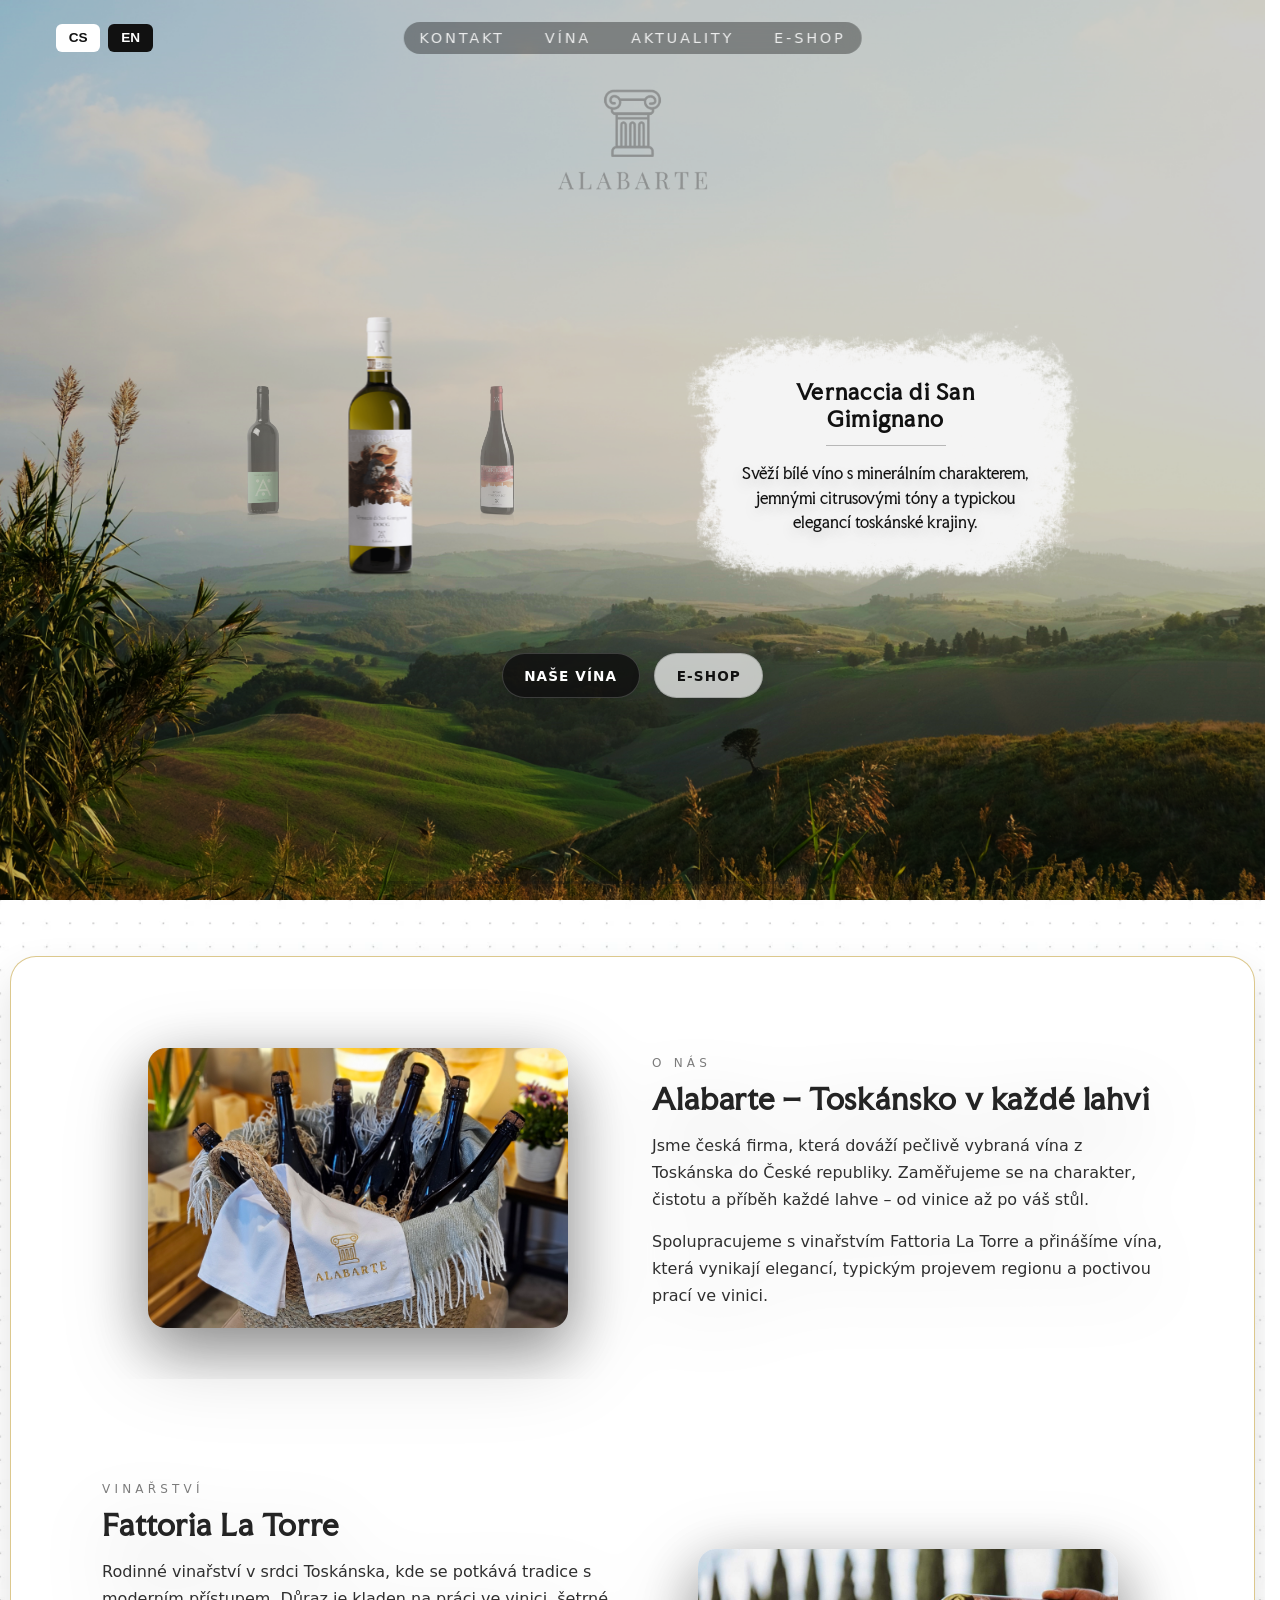
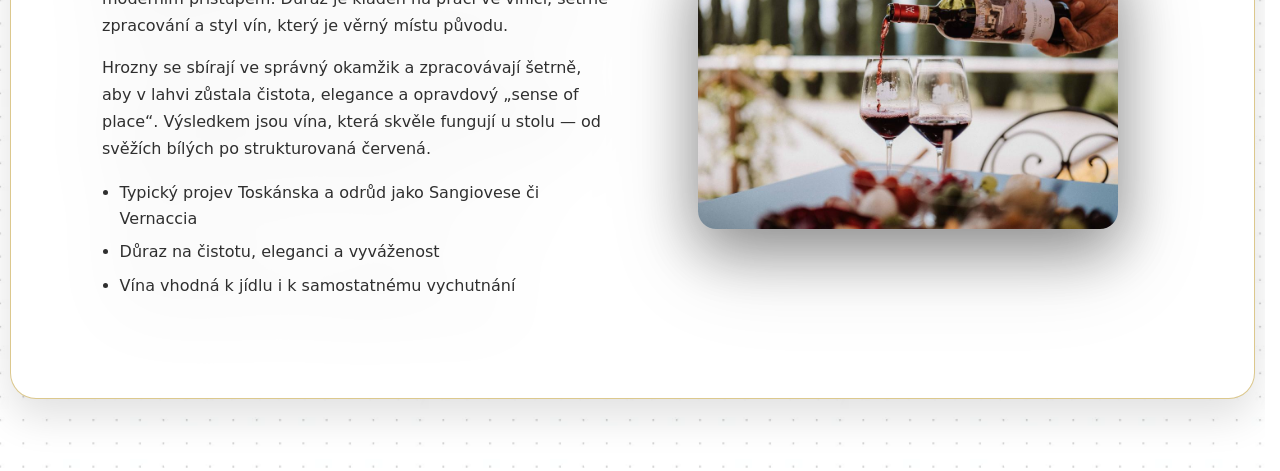
<file: index.html>
<!DOCTYPE html>
<html lang="cs">
<head>
    <meta charset="UTF-8" />
    <meta name="viewport" content="width=device-width, initial-scale=1.0" />
    <title>ALABARTE</title>

    <link rel="preconnect" href="https://fonts.googleapis.com">
    <link rel="preconnect" href="https://fonts.gstatic.com" crossorigin>
    <link href="https://fonts.googleapis.com/css2?family=Faculty+Glyphic&display=swap" rel="stylesheet">

    <link rel="stylesheet" href="style.css">
    <script src="index.js" defer></script>
</head>
<body>

<section class="hero">
    <!-- ✅ jen tato část má pozadí -->
    <div class="hero-bg">

        <div class="hero-overlay">

            <!-- ===== TOP BAR ===== -->
            <div class="hero-top">

                <!-- LANG SWITCHER -->
                <div class="lang-switcher">
                    <button type="button" class="lang-btn" data-lang="cs">CS</button>
                    <button type="button" class="lang-btn" data-lang="en">EN</button>
                </div>

                <!-- NAV -->
                <nav class="hero-nav" id="heroNav">
                    <a href="#kontakt" data-key="kontakt">Kontakt</a>
                    <a href="vina.html" data-key="vína">Vína</a>
                    <a href="aktuality.html" data-key="aktuality">Galerie</a>
                    <a href="https://www.alabarte.cz/vino/" data-key="eshop">E-shop</a>
                </nav>

            </div>

            <!-- ===== HERO HEADER ===== -->
            <header class="hero-header">
                <div class="hero-logo">
                    <a href="index.html">
                        <img src="Images/Alabarte-logo.webp" alt="Alabarte">
                    </a>
                </div>
            </header>

            <!-- ✅ WRAPPER pro vše, co se může zmenšovat/scrollovat -->
            <div class="hero-content">

                <!-- ===== SLIDES ===== -->
                <div class="hero-slides">
                    <!-- IMAGES (klik -> https://www.alabarte.cz/vino/) -->
                    <a href="https://www.alabarte.cz/vino/" class="slideshow image-stage hero-wine-link" aria-label="Zobrazit vína">
                        <div class="image-slide active">
                            <img src="Images/Vína/víno1.png" alt="">
                        </div>

                        <div class="image-slide next">
                            <img src="Images/Vína/Víno2.png" alt="">
                        </div>

                        <div class="image-slide prev">
                            <img src="Images/Vína/Víno%203.png" alt="">
                        </div>
                    </a>

                    <!-- TEXTS -->
                    <div class="slideshow text-stage">

                        <!-- STATICKÉ POZADÍ (NEANIMUJE SE) -->
                        <div class="text-paper" aria-hidden="true"></div>

                        <div class="text-slide active">
                            <div class="text-bg">
                                <h2 data-key="text1_h2">Vernaccia di San Gimignano</h2>
                                <p data-key="text1_p">
                                    Svěží bílé víno s minerálním charakterem, jemnými citrusovými tóny
                                    a typickou elegancí toskánské krajiny.
                                </p>
                            </div>
                        </div>

                        <div class="text-slide">
                            <div class="text-bg">
                                <h2 data-key="text2_h2">Druhý text</h2>
                                <p data-key="text2_p">Synchronizovaný s druhým obrázkem</p>
                            </div>
                        </div>

                        <div class="text-slide">
                            <div class="text-bg">
                                <h2 data-key="text3_h2">Třetí text</h2>
                                <p data-key="text3_p">Synchronizovaný s třetím obrázkem</p>
                            </div>
                        </div>

                    </div>
                </div>

                <!-- ===== CTA BUTTONS (pod slideshow) ===== -->
                <div class="hero-cta">
                    <a class="cta-btn cta-btn--primary" href="vina.html">Naše vína</a>
                    <a class="cta-btn cta-btn--ghost" href="https://www.alabarte.cz/vino/" target="_blank" rel="noopener">
                        E-shop
                    </a>
                </div>

            </div>

            <!-- ✅ divider mimo hero-content, aby byl vždy dole -->
            <div class="hero-divider"></div>

        </div>
    </div>
</section>

<!-- ✅ odtud už BEZ hero pozadí -->
<div class="page-content">

    <!-- ✅ NOVĚ: jeden velký box pro obě sekce -->
    <div class="info-wrapper">

        <!-- O ALABARTE -->
        <section class="info-section" id="o-nas">
            <div class="info-inner js-reveal">
                <div class="info-media">
                    <img src="Images/o-nas.png" alt="Alabarte – dovoz toskánských vín">
                </div>

                <div class="info-text">
                    <div class="brush-card">
                        <span class="info-eyebrow" data-key="about_eyebrow">O nás</span>
                        <h2 class="info-title" data-key="about_title">Alabarte – Toskánsko v každé lahvi</h2>
                        <p class="info-par" data-key="about_p1">
                            Jsme česká firma, která dováží pečlivě vybraná vína z Toskánska do České republiky.
                        </p>
                        <p class="info-par" data-key="about_p2">
                            Spolupracujeme s vinařstvím Fattoria La Torre a přinášíme vína s typickým projevem regionu.
                        </p>
                    </div>
                </div>
            </div>
        </section>
        <!-- VINAŘSTVÍ -->
        <section class="winery-section" id="vinarstvi">
            <div class="winery-inner js-reveal-winery">
                <div class="winery-text">
                    <div class="winery-card">
                        <span class="winery-eyebrow" data-key="winery_eyebrow">Vinařství</span>
                        <h2 class="winery-title" data-key="winery_title">Fattoria La Torre</h2>

                        <p class="winery-par" data-key="winery_p1">
                            V srdci Toskánska, mezi kopci a kamennými cestami, vznikají vína s typickým charakterem regionu.
                            Fattoria La Torre staví na trpělivé práci ve vinici a respektu k půdě i ročníku.
                        </p>

                        <p class="winery-par" data-key="winery_p2">
                            Hrozny se sbírají ve správný okamžik a zpracovávají šetrně, aby v lahvi zůstala čistota,
                            elegance a opravdový „sense of place“. Výsledkem jsou vína, která skvěle fungují u stolu
                            — od svěžích bílých po strukturovaná červená.
                        </p>

                        <ul class="winery-list">
                            <li data-key="winery_li1">Typický projev Toskánska a odrůd jako Sangiovese či Vernaccia</li>
                            <li data-key="winery_li2">Důraz na čistotu, eleganci a vyváženost</li>
                            <li data-key="winery_li3">Vína ideální k jídlu i k samostatnému vychutnání</li>
                        </ul>
                    </div>
                </div>

                <div class="winery-media">
                    <img src="Images/fattoria.jpg" alt="Fattoria La Torre – vinařství v Toskánsku">
                </div>
            </div>
        </section>
    </div>
</div>

</body>
</html>
</file>
<file: style.css>
/* ===== ZÁKLAD ===== */
html {
    scrollbar-gutter: stable;
}

body {
    margin: 0;
    font-family: system-ui, -apple-system, BlinkMacSystemFont, "Segoe UI", sans-serif;
    color: #fff;
    overflow-x: hidden; /* ✅ pojistka proti ujetí do strany na mobilech */
}

/* ===== HERO – TEXT (slidy vpravo) ===== */
.text-bg h2 {
    font-family: "Faculty Glyphic", serif;
    font-weight: 600;
    font-size: 1.3rem;
    letter-spacing: 0.06em;
    margin-bottom: 0.6rem;
}

/* čárka pod nadpisem */
.text-bg h2::after {
    content: "";
    display: block;
    width: 120px;
    height: 1px;
    margin: 0.8rem auto 0;
    background: rgba(0, 0, 0, 0.25);
}

.text-bg p {
    font-family: "Faculty Glyphic", serif;
    font-weight: 400;
    font-size: 0.95rem;
    line-height: 1.6;
    -webkit-text-stroke: 0.35px rgba(0, 0, 0, 0.18);
    text-shadow: 0 6px 14px rgba(0, 0, 0, 0.22);
}

.text-bg {
    padding: 3rem 3.5rem;
    max-width: 420px;
    margin: 0 auto;
    text-align: center;
    color: #111;
}

/* ===== HERO (fullscreen + čára vždy dole, BEZ scrollu uvnitř) ===== */
.hero {
    position: relative;
}

/* ✅ pouze tato část má pozadí */
.hero-bg {
    position: relative;
    overflow: hidden;

    height: 100svh;
    height: 100vh;
    width: 100%;

    background-image: url("Images/Obrázek1.png");
    background-size: cover;
    background-position: center;

    --blend: 0;
}

/* spodní pozadí jako overlay, který se jen PROLÍNÁ (neposouvá) */
.hero-bg::after {
    content: "";
    position: absolute;
    inset: 0;

    background-image: url("Images/Obrázek1.png");
    background-size: cover;
    background-position: center;

    opacity: var(--blend);
    transition: opacity 0.05s linear;

    pointer-events: none;
    z-index: 0;
}

/* overlay obsah musí být nad pseudo-elementem + flex layout */
.hero-overlay {
    position: relative;
    z-index: 1;

    height: 100%;
    width: 100%;

    background: rgba(0, 0, 0, 0.15);

    display: flex;
    flex-direction: column;
    align-items: center;

    padding: 1rem 1.5rem;
    padding-bottom: calc(1rem + env(safe-area-inset-bottom));
    box-sizing: border-box;

    overflow: hidden;
}

/* ✅ wrapper pro obsah: NESMÍ scrollovat, ale musí se umět zmenšit */
.hero-content {
    width: 100%;
    flex: 1;
    min-height: 0;

    display: flex;
    flex-direction: column;
    align-items: center;
    justify-content: flex-start;

    padding-top: clamp(0.5rem, 2vh, 2rem);
    overflow: hidden;
}

/* ===== HERO HEADER ===== */
.hero-header {
    margin: clamp(1rem, 3vh, 2.5rem) 0 clamp(0.6rem, 2.5vh, 2rem);
    text-align: center;
    color: #111;
}

/* LOGO */
.hero-logo {
    margin-bottom: clamp(0.6rem, 2vh, 1.6rem);
}

.hero-logo img {
    width: auto;
    height: clamp(70px, 12vh, 130px);

    opacity: 0.6;
    filter: grayscale(100%) brightness(0.55);
    transition: opacity 0.25s ease, transform 0.25s ease;
}

.hero-logo a:hover img {
    opacity: 0.85;
}

/* ===== SLIDES CONTAINER ===== */
.hero-slides {
    display: flex;
    gap: clamp(1.2rem, 3vw, 3rem);
    max-width: 1250px;
    width: min(80%, 1250px);
    box-sizing: border-box;

    margin-top: clamp(0.6rem, 2vh, 1.4rem);
}

/* ===== SLIDESHOW ===== */
.slideshow {
    position: relative;
    overflow: hidden;
    flex: 1;

    height: clamp(260px, 40vh, 440px);
    border-radius: 18px;
}

/* ===== IMAGE STAGE COVERFLOW ===== */
.image-stage {
    perspective: 1200px;
    display: flex;
    align-items: center;
    justify-content: center;
    overflow: visible;
}

/* základní slide */
.image-slide {
    position: absolute;
    top: 50%;
    left: 50%;
    transform: translate(-50%, -50%) scale(0.55);
    transition: transform 0.8s ease, opacity 0.8s ease;
    opacity: 0.25;
    z-index: 1;
}

.image-slide img {
    max-width: 100%;
    max-height: 100%;
    width: auto;
    height: auto;
    object-fit: contain;
    border-radius: 12px;
}

/* aktivní */
.image-slide.active {
    transform: translate(-50%, -50%) scale(0.8);
    opacity: 1;
    z-index: 3;
}

/* vlevo */
.image-slide.prev {
    transform: translate(-100%, -50%) scale(0.4) rotateY(25deg);
    opacity: 0.5;
    z-index: 2;
}

/* vpravo */
.image-slide.next {
    transform: translate(0%, -50%) scale(0.4) rotateY(-25deg);
    opacity: 0.5;
    z-index: 2;
}

.image-slide.active img {
    animation: slowZoom 10s ease-in-out infinite;
}

/* ===== TEXT SLIDES ===== */
.text-stage {
    position: relative;
    display: flex;
    align-items: center;
    justify-content: center;
    color: #111111;
}

/* ===== STATICKÉ POZADÍ (NEANIMUJE SE) ===== */
.text-paper {
    position: absolute;
    inset: 0;
    z-index: 0;
    pointer-events: none;

    display: flex;
    align-items: center;
    justify-content: center;
    padding: 2rem;

    background: transparent;
}

.text-paper::before {
    content: "";
    width: min(560px, 100%);
    height: min(320px, 100%);
    background-image: url("Images/background-text.png");
    background-repeat: no-repeat;
    background-position: center;
    background-size: 100% 100%;
}

/* samotný textový slide */
.text-slide {
    position: absolute;
    inset: 0;

    display: flex;
    align-items: center;
    justify-content: center;

    padding: 2rem;
    text-align: center;

    opacity: 0;
    transform: translateY(-40px);
    transition: transform 0.6s ease, opacity 0.6s ease;

    z-index: 1;
}

.text-slide.active {
    opacity: 1;
    transform: translateY(0);
}

.text-slide.out {
    opacity: 0;
    transform: translateY(-40px);
}

/* ===== HERO CTA ===== */
.hero-cta {
    margin-top: clamp(0.8rem, 2vh, 1.4rem);
    display: flex;
    gap: 0.9rem;
    justify-content: center;
    align-items: center;
    flex-wrap: wrap;
}

.cta-btn {
    display: inline-flex;
    align-items: center;
    justify-content: center;
    padding: 0.85rem 1.35rem;
    border-radius: 999px;
    text-decoration: none;
    font-weight: 700;
    letter-spacing: 0.08em;
    text-transform: uppercase;
    font-size: 0.85rem;
    transition: transform 0.18s ease, box-shadow 0.18s ease, background 0.18s ease, color 0.18s ease;
    user-select: none;
    white-space: nowrap;
}

.cta-btn--primary {
    background: rgba(17, 17, 17, 0.88);
    color: #fff;
    border: 1px solid rgba(255, 255, 255, 0.18);
    box-shadow: 0 12px 28px rgba(0, 0, 0, 0.22);
}

.cta-btn--ghost {
    background: rgba(255, 255, 255, 0.70);
    color: #111;
    border: 1px solid rgba(17, 17, 17, 0.16);
    box-shadow: 0 12px 28px rgba(0, 0, 0, 0.14);
    backdrop-filter: blur(8px);
}

.cta-btn:hover {
    transform: translateY(-1px);
}

.cta-btn--primary:hover {
    background: rgba(17, 17, 17, 0.96);
}

.cta-btn--ghost:hover {
    background: rgba(255, 255, 255, 0.86);
}

/* ===== HERO NAV ===== */
.hero-top {
    display: flex;
    align-items: center;
    justify-content: flex-start;
    width: 100%;
    padding: 0.5rem 2rem;
    box-sizing: border-box;
    position: relative;
}

.lang-switcher {
    display: flex;
    gap: 0.5rem;
}

.lang-btn {
    background: #111;
    color: #fff;
    border: none;
    padding: 0.4rem 0.8rem;
    cursor: pointer;
    border-radius: 6px;
    font-weight: bold;
    font-size: 0.85rem;
    transition: background 0.2s;
}

.lang-btn.active {
    background: #fff;
    color: #111;
}

.hero-nav {
    position: absolute;
    left: 50%;
    top: 50%;
    transform: translate(-50%, -50%);

    display: flex;
    gap: 2.5rem;
    padding: 0.5rem 1rem;

    background: rgba(0, 0, 0, 0.35);
    backdrop-filter: blur(10px);
    border-radius: 999px;

    transition: background 0.3s ease, box-shadow 0.3s ease;
    z-index: 1000;
}

.hero-nav a {
    color: #fff;
    text-decoration: none;
    font-size: 0.9rem;
    letter-spacing: 0.2em;
    text-transform: uppercase;
    opacity: 0.85;
    transition: opacity 0.2s ease;
}

.hero-nav a:hover {
    opacity: 1;
}

.hero-nav.scrolled {
    background: rgba(0, 0, 0, 0.75);
    box-shadow: 0 8px 25px rgba(0, 0, 0, 0.4);
}

/* ===== HERO DIVIDER (VŽDY DOLE) ===== */
.hero-divider {
    width: 85%;
    height: 3px;

    margin-top: auto;
    margin-left: auto;
    margin-right: auto;
    margin-bottom: 0;

    flex: 0 0 auto;

    background: linear-gradient(to right, transparent, rgba(17, 17, 17, 0.35), transparent);
}

/* ===== CONTENT BELOW HERO ===== */
.page-content {
    width: 100%;
    padding: 3.5rem 0 4.5rem;
    box-sizing: border-box;

    background-color: #fff;
    background-image: url("Images/dot-grid.webp");
    background-repeat: repeat;
    background-size: 420px 420px;
    background-position: top left;

    position: relative;
    overflow: hidden;
}

.page-content::before {
    content: "";
    position: absolute;
    inset: 0;
    background: rgba(255, 255, 255, 0.15);
    pointer-events: none;
    z-index: 0;
}

.page-content > * {
    position: relative;
    z-index: 1;
}

/* ✅ jeden velký bílý box + zlatý okraj */
.info-wrapper {
    width: min(1300px, 92%);
    margin: 0 auto;

    background: #ffffff;
    border-radius: 26px;
    border: 1px solid rgba(191, 155, 48, 0.55);

    box-shadow:
            0 18px 40px rgba(0, 0, 0, 0.12),
            inset 0 0 0 1px rgba(255, 255, 255, 0.6);

    padding: 2.5rem 2.5rem 3rem;
}

/* ===== INFO SECTIONS ===== */
.info-section {
    width: 100%;
    margin: 0 0 3rem;
}

.info-wrapper .info-section:last-child {
    margin-bottom: 0;
}

.info-inner {
    position: relative;
    display: grid;
    grid-template-columns: minmax(0, 1fr) minmax(0, 1fr); /* ✅ zabrání přetékání */
    gap: clamp(1.6rem, 3vw, 3rem);

    max-width: 1100px;
    margin: 0 auto;

    padding: clamp(2.2rem, 4vw, 4rem) clamp(1.6rem, 4vw, 4.5rem); /* ✅ lepší responsiv */
    align-items: center;

    overflow: hidden;
    border-radius: 18px;
    filter: drop-shadow(0 20px 36px rgba(0, 0, 0, 0.22));
}

/* PRŮHLEDNÉ POZADÍ (jen asset) */
.info-inner::before {
    content: "";
    position: absolute;
    inset: 0;
    background-size: 100% 100%;
    opacity: 0.72;
    z-index: 0;
}

.info-inner > * {
    position: relative;
    z-index: 1;
}

.brush-card {
    display: contents;
}

/* wrapper jen drží obrázek, NESMÍ ořezávat stín */
.info-media {
    display: flex;
    align-items: center;
    justify-content: center;

    background: transparent;
    overflow: visible;
    border-radius: 0;
    position: relative;
}

.info-media img {
    width: min(420px, 100%);
    height: auto;
    max-height: 420px;
    object-fit: cover;
    display: block;

    border-radius: 18px;
    box-shadow: 0 20px 60px rgba(0, 0, 0, 0.32);
}

.info-text {
    color: #242424;
    max-width: 520px; /* ✅ stejné „chování“ textového bloku v obou sekcích */
}

/* ===== KLÍČOVÝ FIX: stejné mezery / optické zarovnání obou sekcí ===== */
/* O NÁS (obrázek vlevo, text vpravo) -> přitáhneme obě části ke středové ose */
.info-inner .info-media { justify-self: end; }
.info-inner .info-text  { justify-self: start; }

/* Typografie */
.info-eyebrow {
    display: inline-block;
    font-size: 0.75rem;
    letter-spacing: 0.35em;
    text-transform: uppercase;
    opacity: 0.6;
    margin-bottom: 0.75rem;
}

.info-title {
    margin: 0 0 1rem;
    font-family: "Faculty Glyphic", serif;
    letter-spacing: 0.03em;
    font-weight: 600;
    font-size: clamp(1.6rem, 2.3vw, 2.1rem);
    line-height: 1.15;
}

.info-par {
    margin: 0 0 0.9rem;
    font-size: 1rem;
    line-height: 1.7;
    opacity: 0.95;
}

.info-list {
    margin: 1.1rem 0 0;
    padding-left: 1.1rem;
    display: grid;
    gap: 0.5rem;
    line-height: 1.6;
    opacity: 0.95;
}

/* ===== REVEAL: O NÁS (scroll-trigger) ===== */
.info-inner.js-reveal .info-media,
.info-inner.js-reveal .info-text {
    opacity: 0;
    will-change: transform, opacity;
}

/* obrázek: ze spoda nahoru */
.info-inner.js-reveal .info-media {
    transform: translateY(60px);
    transition:
            transform 1200ms cubic-bezier(.2,.8,.2,1),
            opacity   1200ms ease;
}

/* text: zprava doleva */
.info-inner.js-reveal .info-text {
    transform: translateX(70px);
    transition:
            transform 1350ms cubic-bezier(.2,.8,.2,1),
            opacity   1350ms ease;
    transition-delay: 200ms;
}

/* když je sekce ve viewportu */
.info-inner.js-reveal.is-visible .info-media,
.info-inner.js-reveal.is-visible .info-text {
    opacity: 1;
    transform: translate(0, 0);
}

/* reduced motion */
@media (prefers-reduced-motion: reduce) {
    .info-inner.js-reveal .info-media,
    .info-inner.js-reveal .info-text {
        transition: none !important;
        transform: none !important;
        opacity: 1 !important;
    }
}

/* ===== RESPONSIVE ===== */
@media (max-width: 920px) {
    .info-wrapper {
        padding: 1.6rem 1.2rem 2rem;
        border-radius: 22px;
    }

    .info-inner {
        grid-template-columns: 1fr;
        padding: 2.2rem 1.8rem;
        gap: 1.4rem;
    }

    /* ✅ reset zarovnání – jinak to na mobilu opticky ujíždí */
    .info-inner .info-media,
    .info-inner .info-text,
    .info-section--reverse .info-media,
    .info_section--reverse .info-text {
        justify-self: stretch;
    }

    .info-section--reverse .info-media {
        order: 0;
    }

    .info-media {
        justify-content: center;
    }

    .info-media img {
        max-height: 320px;
    }

    .info-text {
        max-width: none;
    }
}
/* =========================
   VINAŘSTVÍ (odděleně od O NÁS)
   ========================= */

.winery-section{
    width: 100%;
    margin: 0 0 3rem;
}

.info-wrapper .winery-section:last-child{
    margin-bottom: 0;
}

.winery-inner{
    position: relative;
    display: grid;
    grid-template-columns: minmax(0, 1fr) minmax(0, 1fr);
    gap: clamp(1.6rem, 3vw, 3rem);

    max-width: 1100px;
    margin: 0 auto;

    padding: clamp(2.2rem, 4vw, 4rem) clamp(1.6rem, 4vw, 4.5rem);
    align-items: center;

    overflow: hidden;
    border-radius: 18px;

    /* stejné „měkké“ stínování jako u O NÁS, ale je to separátní blok */
    filter: drop-shadow(0 20px 36px rgba(0, 0, 0, 0.22));
}

.winery-inner > *{
    position: relative;
    z-index: 1;
}

/* text vlevo, obrázek vpravo */
.winery-text{
    justify-self: end;
    max-width: 520px;
    color: #242424;
}

.winery-media{
    display: flex;
    align-items: center;
    justify-content: center;

    overflow: visible;
    position: relative;
    justify-self: start;
}

.winery-media img{
    width: min(420px, 100%);
    height: auto;
    max-height: 420px;
    object-fit: cover;
    display: block;

    border-radius: 18px;
    box-shadow: 0 20px 60px rgba(0, 0, 0, 0.32);
}

/* typografie */
.winery-eyebrow{
    display: inline-block;
    font-size: 0.75rem;
    letter-spacing: 0.35em;
    text-transform: uppercase;
    opacity: 0.6;
    margin-bottom: 0.75rem;
}

.winery-title{
    margin: 0 0 1rem;
    font-family: "Faculty Glyphic", serif;
    letter-spacing: 0.03em;
    font-weight: 600;
    font-size: clamp(1.6rem, 2.3vw, 2.1rem);
    line-height: 1.15;
}

.winery-par{
    margin: 0 0 0.9rem;
    font-size: 1rem;
    line-height: 1.7;
    opacity: 0.95;
}

.winery-list{
    margin: 1.1rem 0 0;
    padding-left: 1.1rem;
    display: grid;
    gap: 0.5rem;
    line-height: 1.6;
    opacity: 0.95;
}

/* ===== REVEAL: VINAŘSTVÍ (odděleně od O NÁS) ===== */
.winery-inner.js-reveal-winery .winery-text,
.winery-inner.js-reveal-winery .winery-media{
    opacity: 0;
    will-change: transform, opacity;
}

/* ✅ obrázek: čistě ze spoda nahoru (stejně jako O NÁS) */
.winery-inner.js-reveal-winery .winery-media{
    transform: translateY(60px);
    transition:
            transform 1200ms cubic-bezier(.2,.8,.2,1),
            opacity   1200ms ease;
}

/* ✅ text: zleva doprava (rychlost/delay stejné jako O NÁS text) */
.winery-inner.js-reveal-winery .winery-text{
    transform: translateX(-70px);
    transition:
            transform 1350ms cubic-bezier(.2,.8,.2,1),
            opacity   1350ms ease;
    transition-delay: 200ms;
}

.winery-inner.js-reveal-winery.is-visible-winery .winery-text,
.winery-inner.js-reveal-winery.is-visible-winery .winery-media{
    opacity: 1;
    transform: translate(0, 0);
}

.winery-inner.js-reveal-winery.is-visible-winery .winery-text,
.winery-inner.js-reveal-winery.is-visible-winery .winery-media{
    opacity: 1;
    transform: translate(0, 0);
}

/* reduced motion */
@media (prefers-reduced-motion: reduce){
    .winery-inner.js-reveal-winery .winery-text,
    .winery-inner.js-reveal-winery .winery-media{
        transition: none !important;
        transform: none !important;
        opacity: 1 !important;
    }
}

/* responsive */
@media (max-width: 920px){
    .winery-inner{
        grid-template-columns: 1fr;
        padding: 2.2rem 1.8rem;
        gap: 1.4rem;
    }

    .winery-text,
    .winery-media{
        justify-self: stretch;
        max-width: none;
    }

    .winery-media{
        order: 0; /* obrázek nahoře, text pod ním (přirozené pro mobil) */
    }

    .winery-media img{
        max-height: 320px;
    }
}

@media (max-width: 768px) {
    .hero-top {
        flex-direction: column;
        align-items: flex-start;
        gap: 0.5rem;
    }

    .hero-nav {
        position: static;
        transform: none;
        gap: 1.5rem;
        padding: 0.5rem 1rem;
        margin-top: 0.5rem;
    }

    .lang-btn {
        font-size: 0.8rem;
        padding: 0.25rem 0.5rem;
    }

    /* HERO SLIDES POD SEBOU */
    .hero-slides {
        flex-direction: column;
        gap: 1.5rem;
        width: 100%;
        align-items: stretch;
        height: auto;
        min-height: 460px;
        margin-top: 1rem;
    }

    .slideshow {
        width: 100%;
        height: 260px;
        position: relative;
    }

    .image-stage {
        position: relative;
        height: 100%;
        width: 100%;
    }

    .text-stage {
        position: relative;
        height: 180px;
        width: 100%;
        overflow: hidden;
    }

    .text-paper {
        padding: 1.2rem;
        justify-content: center;
    }

    .text-paper::before {
        width: min(520px, 100%);
        height: min(180px, 100%);
    }

    .image-slide {
        position: absolute;
        top: 50%;
        left: 50%;
        transform: translate(-50%, -50%) scale(0.45);
    }

    .image-slide.active {
        transform: translate(-50%, -50%) scale(0.6);
    }

    .image-slide.prev {
        transform: translate(-90%, -50%) scale(0.35) rotateY(15deg);
    }

    .image-slide.next {
        transform: translate(-10%, -50%) scale(0.35) rotateY(-15deg);
    }

    .text-bg {
        padding: 1.6rem 1.4rem;
        max-width: 520px;
    }

    .text-slide h2 {
        font-size: 1.2rem;
    }

    .text-slide p {
        font-size: 0.9rem;
        line-height: 1.4;
    }
}

/* ===== ANIMACE ===== */
@keyframes slowZoom {
    from { transform: scale(1); }
    to   { transform: scale(1.08); }
}
</file>
